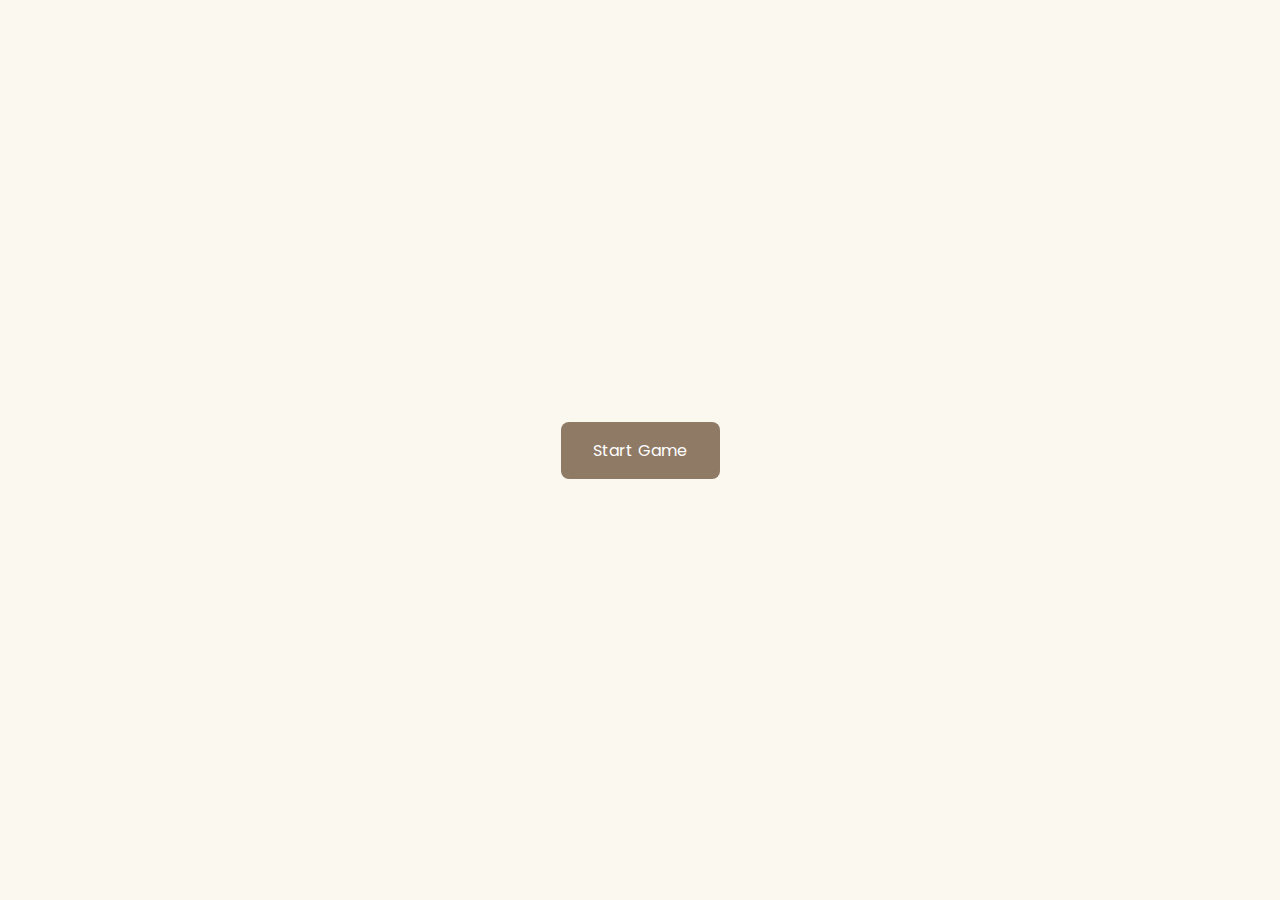
<file: 2048 Game/index.html>
<!DOCTYPE html>
<html lang="en">
  <head>
    <meta name="viewport" content="width=device-width, initial-scale=1.0" />
    <title>2048 Game</title>
    <link
      href="https://fonts.googleapis.com/css2?family=Poppins:wght@400;600&display=swap"
      rel="stylesheet"
    />
    <link rel="stylesheet" href="style.css" />
  </head>
  <body>
    <div class="container hide">
      <div class="heading">
        <h1>2048</h1>
        <div class="score-container">
          Score:
          <span id="score">0</span>
        </div>
      </div>
      <div class="grid"></div>
    </div>
    <div class="cover-screen">
      <h2 id="over-text" class="hide">Game Over</h2>
      <p id="result"></p>
      <button id="start-button">Start Game</button>
    </div>
    <script src="script.js"></script>
  </body>
</html>
</file>
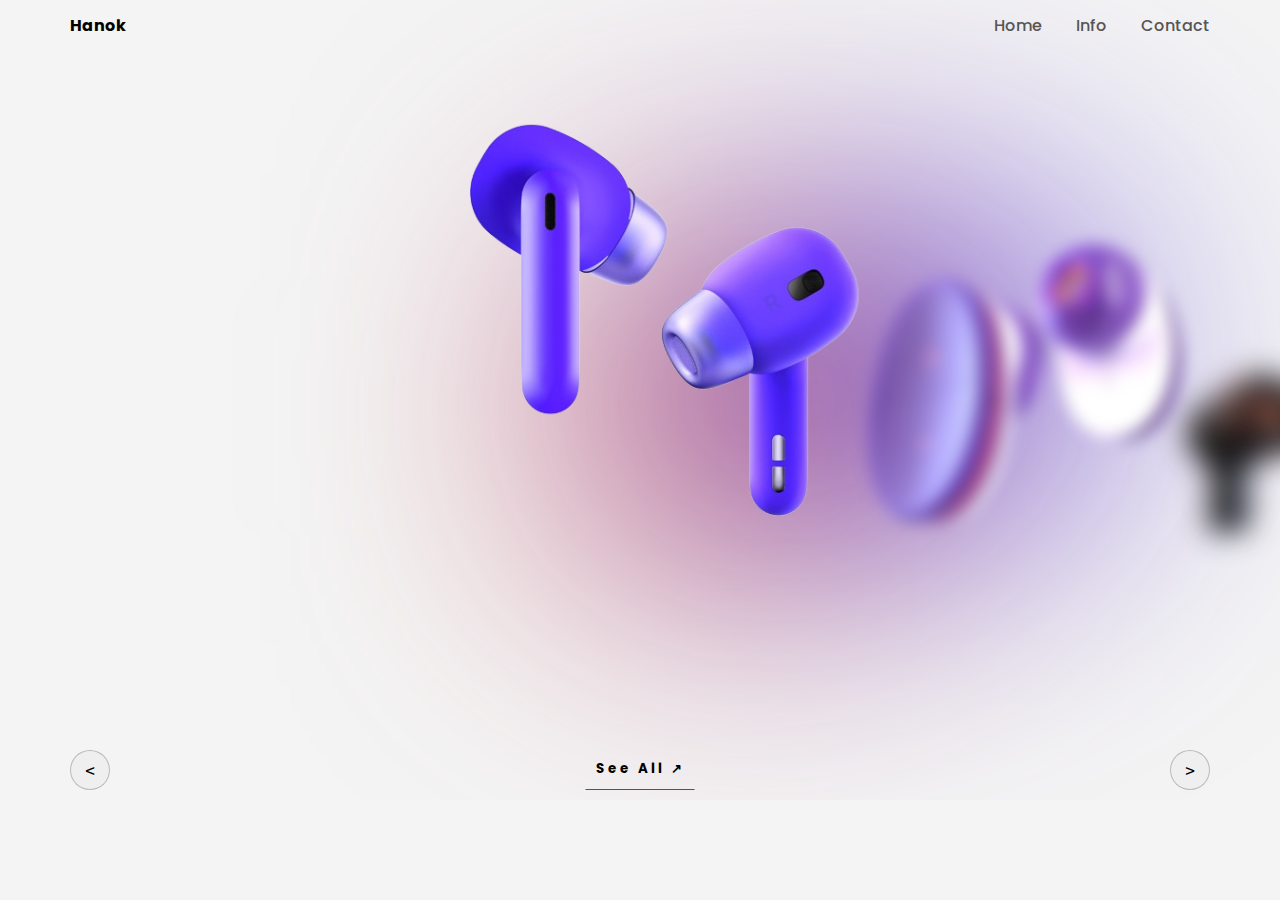
<file: Airpods slider website/index.html>
<!DOCTYPE html>
<html lang="en">
<head>
    <meta charset="UTF-8">
    <meta name="viewport" content="width=device-width, initial-scale=1.0">
    <title>Document</title>
    <link rel="stylesheet" href="style.css">
</head>
<body>
    
<header>
    <div class="logo">Hanok</div>
    <nav>
        <a href="">Home</a>
        <a href="">Info</a>
        <a href="">Contact</a>
    </nav>
</header>
    <div class="carousel">
        <div class="list">
            <div class="item">
                <img src="images/img1.png">
                <div class="introduce">
                    <div class="title">DESIGN SLIDER</div>
                    <div class="topic">Airpod</div>
                    <div class="des">
                        <!-- 20 lorem -->
                        Lorem ipsum dolor sit amet consectetur adipisicing elit. Officia, laborum cumque dignissimos quidem atque et eligendi aperiam voluptates beatae maxime.
                    </div>
                    <button class="seeMore">SEE MORE &#8599</button>
                </div>
                <div class="detail">
                    <div class="title">Airpod GHTK</div>
                    <div class="des">
                        <!-- lorem 50 -->
                        Lorem ipsum dolor sit amet, consectetur adipisicing elit. Dolor, reiciendis suscipit nobis nulla animi, modi explicabo quod corrupti impedit illo, accusantium in eaque nam quia adipisci aut distinctio porro eligendi. Reprehenderit nostrum consequuntur ea! Accusamus architecto dolores modi ducimus facilis quas voluptatibus! Tempora ratione accusantium magnam nulla tenetur autem beatae.
                    </div>
                    <div class="specifications">
                        <div>
                            <p>Used Time</p>
                            <p>6 hours</p>
                        </div>
                        <div>
                            <p>Charging port</p>
                            <p>Type-C</p>
                        </div>
                        <div>
                            <p>Compatible</p>
                            <p>Android</p>
                        </div>
                        <div>
                            <p>Bluetooth</p>
                            <p>5.3</p>
                        </div>
                        <div>
                            <p>Controlled</p>
                            <p>Touch</p>
                        </div>
                    </div>
                    <div class="checkout">
                        <button>ADD TO CART</button>
                        <button>CHECKOUT</button>
                    </div>
                </div>
            </div>

            <div class="item">
                <img src="images/img2.png">
                <div class="introduce">
                    <div class="title">DESIGN SLIDER</div>
                    <div class="topic">Airpod</div>
                    <div class="des">
                        <!-- 20 lorem -->
                        Lorem ipsum dolor sit amet consectetur adipisicing elit. Officia, laborum cumque dignissimos quidem atque et eligendi aperiam voluptates beatae maxime.
                    </div>
                    <button class="seeMore">SEE MORE &#8599</button>
                </div>
                <div class="detail">
                    <div class="title">Airpod GHTK</div>
                    <div class="des">
                        <!-- lorem 50 -->
                        Lorem ipsum dolor sit amet, consectetur adipisicing elit. Dolor, reiciendis suscipit nobis nulla animi, modi explicabo quod corrupti impedit illo, accusantium in eaque nam quia adipisci aut distinctio porro eligendi. Reprehenderit nostrum consequuntur ea! Accusamus architecto dolores modi ducimus facilis quas voluptatibus! Tempora ratione accusantium magnam nulla tenetur autem beatae.
                    </div>
                    <div class="specifications">
                        <div>
                            <p>Used Time</p>
                            <p>6 hours</p>
                        </div>
                        <div>
                            <p>Charging port</p>
                            <p>Type-C</p>
                        </div>
                        <div>
                            <p>Compatible</p>
                            <p>Android</p>
                        </div>
                        <div>
                            <p>Bluetooth</p>
                            <p>5.3</p>
                        </div>
                        <div>
                            <p>Controlled</p>
                            <p>Touch</p>
                        </div>
                    </div>
                    <div class="checkout">
                        <button>ADD TO CART</button>
                        <button>CHECKOUT</button>
                    </div>
                </div>
            </div>

            <div class="item">
                <img src="images/img3.png">
                <div class="introduce">
                    <div class="title">DESIGN SLIDER</div>
                    <div class="topic">Airpod</div>
                    <div class="des">
                        <!-- 20 lorem -->
                        Lorem ipsum dolor sit amet consectetur adipisicing elit. Officia, laborum cumque dignissimos quidem atque et eligendi aperiam voluptates beatae maxime.
                    </div>
                    <button class="seeMore">SEE MORE &#8599</button>
                </div>
                <div class="detail">
                    <div class="title">Airpod GHTK</div>
                    <div class="des">
                        <!-- lorem 50 -->
                        Lorem ipsum dolor sit amet, consectetur adipisicing elit. Dolor, reiciendis suscipit nobis nulla animi, modi explicabo quod corrupti impedit illo, accusantium in eaque nam quia adipisci aut distinctio porro eligendi. Reprehenderit nostrum consequuntur ea! Accusamus architecto dolores modi ducimus facilis quas voluptatibus! Tempora ratione accusantium magnam nulla tenetur autem beatae.
                    </div>
                    <div class="specifications">
                        <div>
                            <p>Used Time</p>
                            <p>6 hours</p>
                        </div>
                        <div>
                            <p>Charging port</p>
                            <p>Type-C</p>
                        </div>
                        <div>
                            <p>Compatible</p>
                            <p>Android</p>
                        </div>
                        <div>
                            <p>Bluetooth</p>
                            <p>5.3</p>
                        </div>
                        <div>
                            <p>Controlled</p>
                            <p>Touch</p>
                        </div>
                    </div>
                    <div class="checkout">
                        <button>ADD TO CART</button>
                        <button>CHECKOUT</button>
                    </div>
                </div>
            </div>

            <div class="item">
                <img src="images/img4.png">
                <div class="introduce">
                    <div class="title">DESIGN SLIDER</div>
                    <div class="topic">Airpod</div>
                    <div class="des">
                        <!-- 20 lorem -->
                        Lorem ipsum dolor sit amet consectetur adipisicing elit. Officia, laborum cumque dignissimos quidem atque et eligendi aperiam voluptates beatae maxime.
                    </div>
                    <button class="seeMore">SEE MORE &#8599</button>
                </div>
                <div class="detail">
                    <div class="title">Airpod GHTK</div>
                    <div class="des">
                        <!-- lorem 50 -->
                        Lorem ipsum dolor sit amet, consectetur adipisicing elit. Dolor, reiciendis suscipit nobis nulla animi, modi explicabo quod corrupti impedit illo, accusantium in eaque nam quia adipisci aut distinctio porro eligendi. Reprehenderit nostrum consequuntur ea! Accusamus architecto dolores modi ducimus facilis quas voluptatibus! Tempora ratione accusantium magnam nulla tenetur autem beatae.
                    </div>
                    <div class="specifications">
                        <div>
                            <p>Used Time</p>
                            <p>6 hours</p>
                        </div>
                        <div>
                            <p>Charging port</p>
                            <p>Type-C</p>
                        </div>
                        <div>
                            <p>Compatible</p>
                            <p>Android</p>
                        </div>
                        <div>
                            <p>Bluetooth</p>
                            <p>5.3</p>
                        </div>
                        <div>
                            <p>Controlled</p>
                            <p>Touch</p>
                        </div>
                    </div>
                    <div class="checkout">
                        <button>ADD TO CART</button>
                        <button>CHECKOUT</button>
                    </div>
                </div>
            </div>

            <div class="item">
                <img src="images/img5.png">
                <div class="introduce">
                    <div class="title">DESIGN SLIDER</div>
                    <div class="topic">Airpod</div>
                    <div class="des">
                        <!-- 20 lorem -->
                        Lorem ipsum dolor sit amet consectetur adipisicing elit. Officia, laborum cumque dignissimos quidem atque et eligendi aperiam voluptates beatae maxime.
                    </div>
                    <button class="seeMore">SEE MORE &#8599</button>
                </div>
                <div class="detail">
                    <div class="title">Airpod</div>
                    <div class="des">
                        <!-- lorem 50 -->
                        Lorem ipsum dolor sit amet, consectetur adipisicing elit. Dolor, reiciendis suscipit nobis nulla animi, modi explicabo quod corrupti impedit illo, accusantium in eaque nam quia adipisci aut distinctio porro eligendi. Reprehenderit nostrum consequuntur ea! Accusamus architecto dolores modi ducimus facilis quas voluptatibus! Tempora ratione accusantium magnam nulla tenetur autem beatae.
                    </div>
                    <div class="specifications">
                        <div>
                            <p>Used Time</p>
                            <p>6 hours</p>
                        </div>
                        <div>
                            <p>Charging port</p>
                            <p>Type-C</p>
                        </div>
                        <div>
                            <p>Compatible</p>
                            <p>Android</p>
                        </div>
                        <div>
                            <p>Bluetooth</p>
                            <p>5.3</p>
                        </div>
                        <div>
                            <p>Controlled</p>
                            <p>Touch</p>
                        </div>
                    </div>
                    <div class="checkout">
                        <button>ADD TO CART</button>
                        <button>CHECKOUT</button>
                    </div>
                </div>
            </div>

            <div class="item">
                <img src="images/img6.png">
                <div class="introduce">
                    <div class="title">DESIGN SLIDER</div>
                    <div class="topic">Airpod</div>
                    <div class="des">
                        <!-- 20 lorem -->
                        Lorem ipsum dolor sit amet consectetur adipisicing elit. Officia, laborum cumque dignissimos quidem atque et eligendi aperiam voluptates beatae maxime.
                    </div>
                    <button class="seeMore">SEE MORE &#8599</button>
                </div>
                <div class="detail">
                    <div class="title">Airpod GHTK</div>
                    <div class="des">
                        <!-- lorem 50 -->
                        Lorem ipsum dolor sit amet, consectetur adipisicing elit. Dolor, reiciendis suscipit nobis nulla animi, modi explicabo quod corrupti impedit illo, accusantium in eaque nam quia adipisci aut distinctio porro eligendi. Reprehenderit nostrum consequuntur ea! Accusamus architecto dolores modi ducimus facilis quas voluptatibus! Tempora ratione accusantium magnam nulla tenetur autem beatae.
                    </div>
                    <div class="specifications">
                        <div>
                            <p>Used Time</p>
                            <p>6 hours</p>
                        </div>
                        <div>
                            <p>Charging port</p>
                            <p>Type-C</p>
                        </div>
                        <div>
                            <p>Compatible</p>
                            <p>Android</p>
                        </div>
                        <div>
                            <p>Bluetooth</p>
                            <p>5.3</p>
                        </div>
                        <div>
                            <p>Controlled</p>
                            <p>Touch</p>
                        </div>
                    </div>
                    <div class="checkout">
                        <button>ADD TO CART</button>
                        <button>CHECKOUT</button>
                    </div>
                </div>
            </div>
        </div>
        <div class="arrows">
            <button id="prev"><</button>
            <button id="next">></button>
            <button id="back">See All  &#8599</button>
        </div>
    </div>



    <script src="app.js"></script>
</body>
</html>
</file>
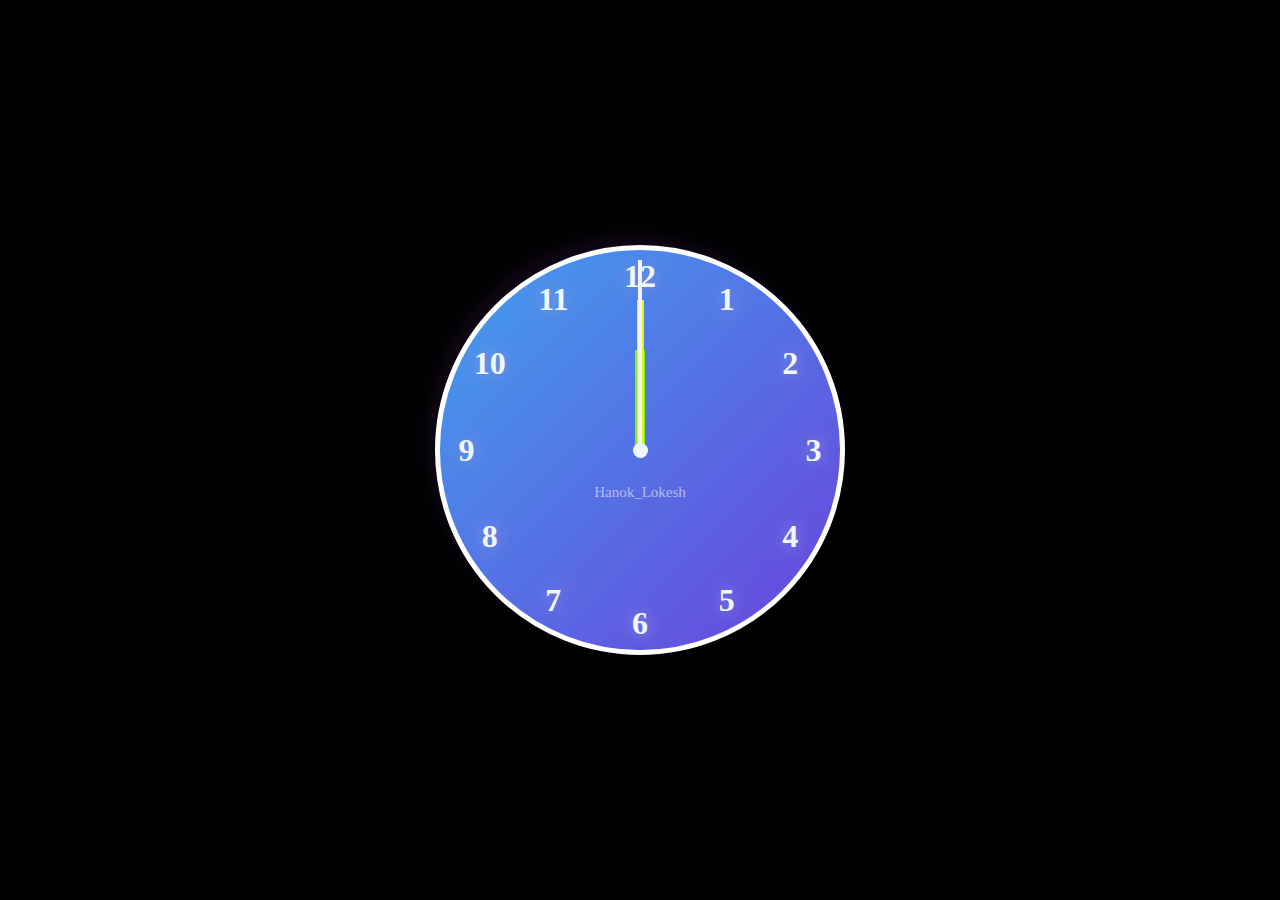
<file: Analog Clock/index.html>
<!DOCTYPE html>
<html lang="en">
<head>
    <meta charset="UTF-8">
    <meta name="viewport" content="width=device-width, initial-scale=1.0">
    <title>Analog clock</title>
   
    <link rel="stylesheet" href="styles.css">
</head>
<body>
    <div class="clock__container">
        <div class="clock">
            <!--CLOCK NUMBERS-->
            <div class="number" style="--num:1"><b>1</b></div>
            <div class="number" style="--num:2"><b>2</b></div>
            <div class="number" style="--num:3"><b>3</b></div>
            <div class="number" style="--num:4"><b>4</b></div>
            <div class="number" style="--num:5"><b>5</b></div>
            <div class="number" style="--num:6"><b>6</b></div>
            <div class="number" style="--num:7"><b>7</b></div>
            <div class="number" style="--num:8"><b>8</b></div>
            <div class="number" style="--num:9"><b>9</b></div>
            <div class="number" style="--num:10"><b>10</b></div>
            <div class="number" style="--num:11"><b>11</b></div>
            <div class="number" style="--num:12"><b>12</b></div>

            <div class="line" style="--i:1"></div>
            <div class="line" style="--i:2"></div>
            <div class="line" style="--i:3"></div>
            <div class="line" style="--i:4"></div>
            <div class="line" style="--i:5"></div>
            <div class="line" style="--i:6"></div>
            <div class="line" style="--i:7"></div>
            <div class="line" style="--i:8"></div>
            <div class="line" style="--i:9"></div>
            <div class="line" style="--i:10"></div>
            <div class="line" style="--i:11"></div>
            <div class="line" style="--i:12"></div>

            <!--CLOCK HANDS-->
            <div class="hands hour__hand"></div>
            <div class="hands minute__hand"></div>
            <div class="hands sec__hand"></div>
            <div class="center__dot"></div>

            <!--GIVE TEXT-->
            <div class="clock__text">Hanok_Lokesh</div>
        </div>
    </div>

    <script src="script.js"></script>
</body>
</html>
</file>
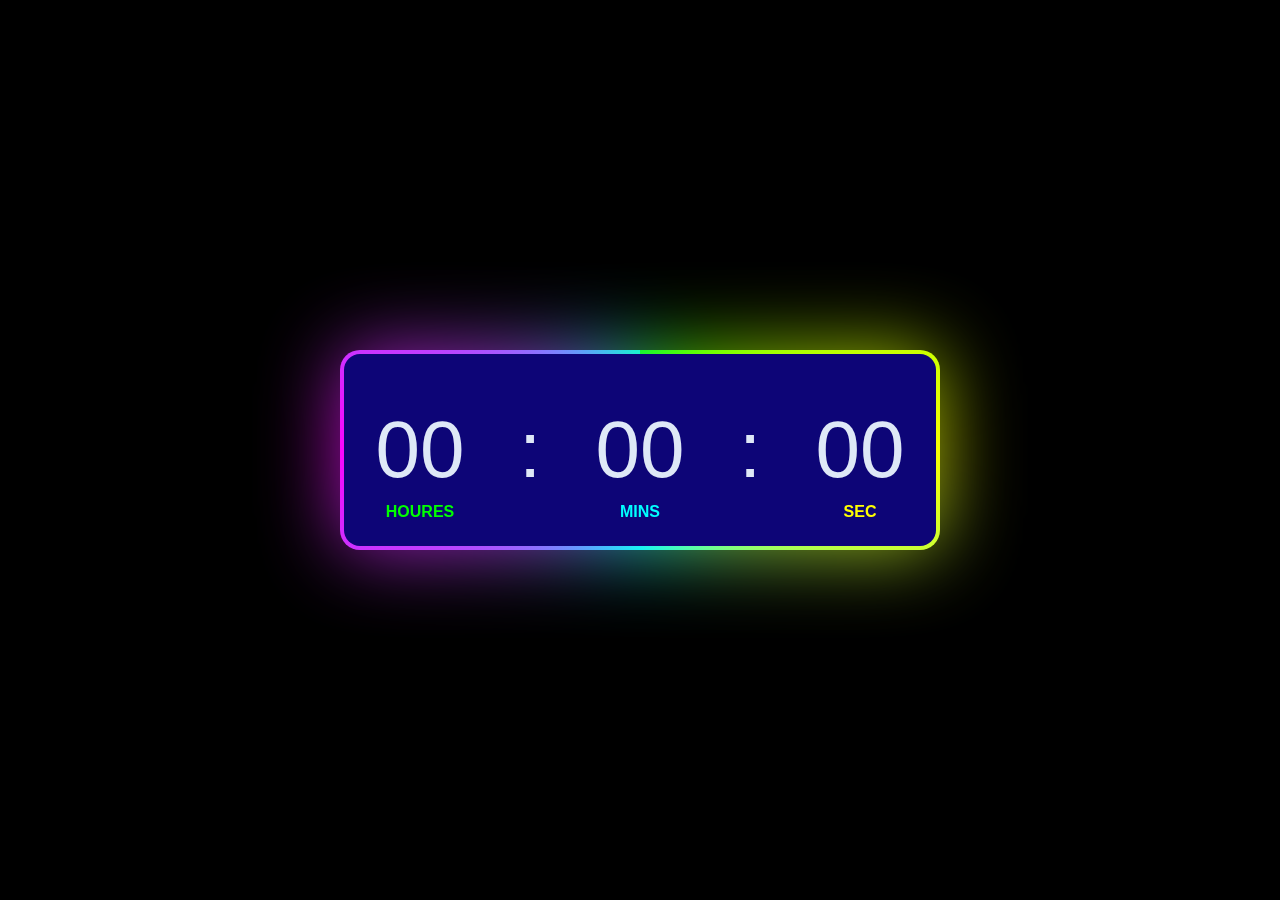
<file: Digital Clock/index.html>
<!DOCTYPE html>
<html lang="en">
  <head>
    <meta charset="UTF-8" />
    <meta name="viewport" content="width=device-width, initial-scale=1.0" />
    <title>Digital clock</title>
    <link rel="stylesheet" href="style.css"/>
  </head>
  <body>
    <div class="hero">
      <div class="box">
        <style></style>
        <div class="clock">
          <span id="hrs">00</span>
          <span>:</span>
          <span id="min">00</span>
          <span>:</span>
          <span id="sec">00</span>
        </div>
      </div>
    </div>
    <script src="script.js"></script>
  </body>
</html>
</file>
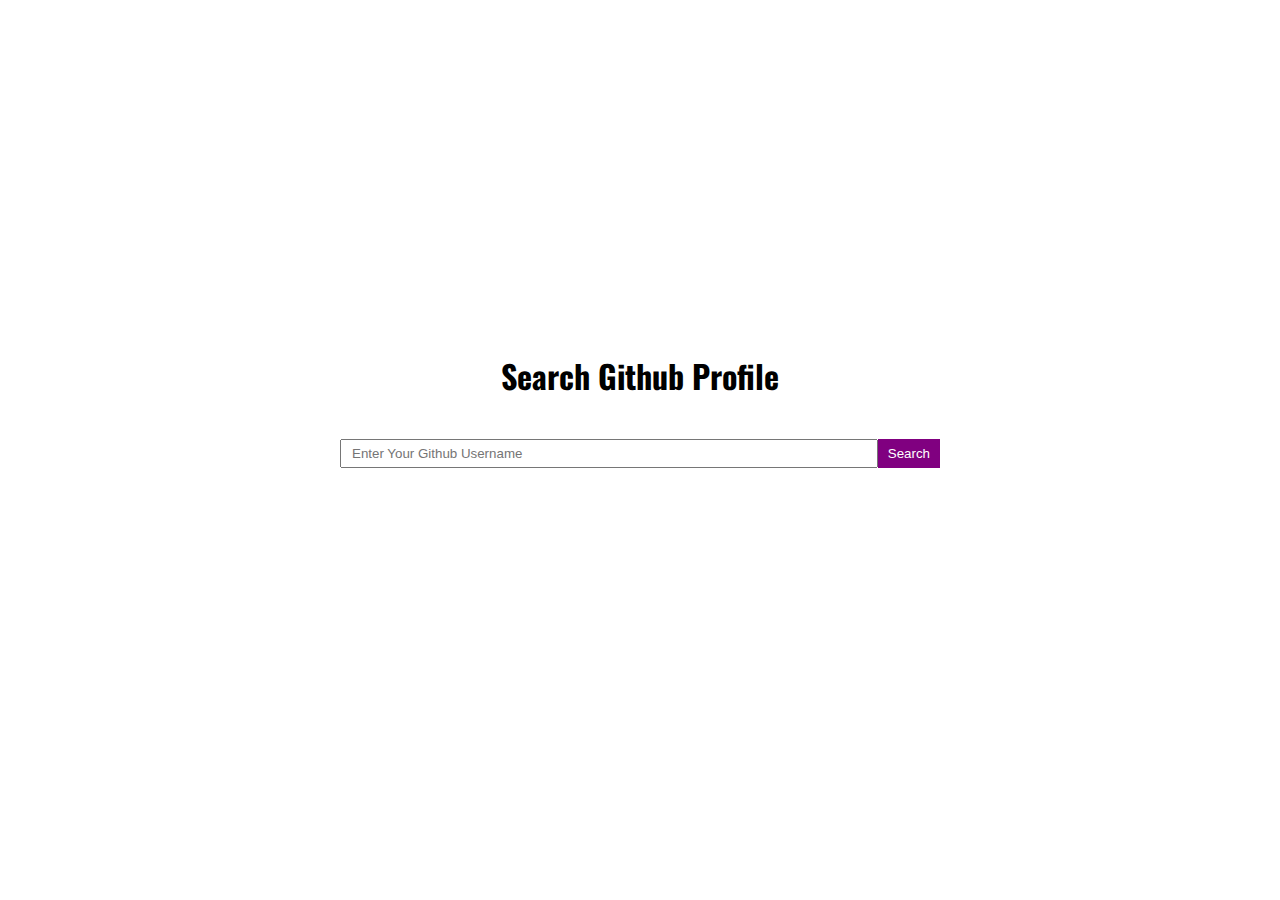
<file: github profile search/index.html>
<!DOCTYPE html>
<html lang="en">
  <head>
    <meta charset="UTF-8" />
    <meta http-equiv="X-UA-Compatible" content="IE=edge" />
    <meta name="viewport" content="width=device-width, initial-scale=1.0" />
    <title>Search Github Profile</title>
    <link rel="stylesheet" href="style.css" />
  </head>
  <body>
    <div class="container">
      <h1>Search Github Profile</h1>
      <div class="search">
        <input
          type="text"
          id="searchInput"
          name="searchInput"
          placeholder="Enter Your Github Username"
        />
        <button class="primary-btn" id="searchBtn">Search</button>
      </div>
      <div id="profileContainer"></div>
      <div id="loading"></div>
    </div>
    <script src="script.js"></script>
  </body>
</html>
</file>
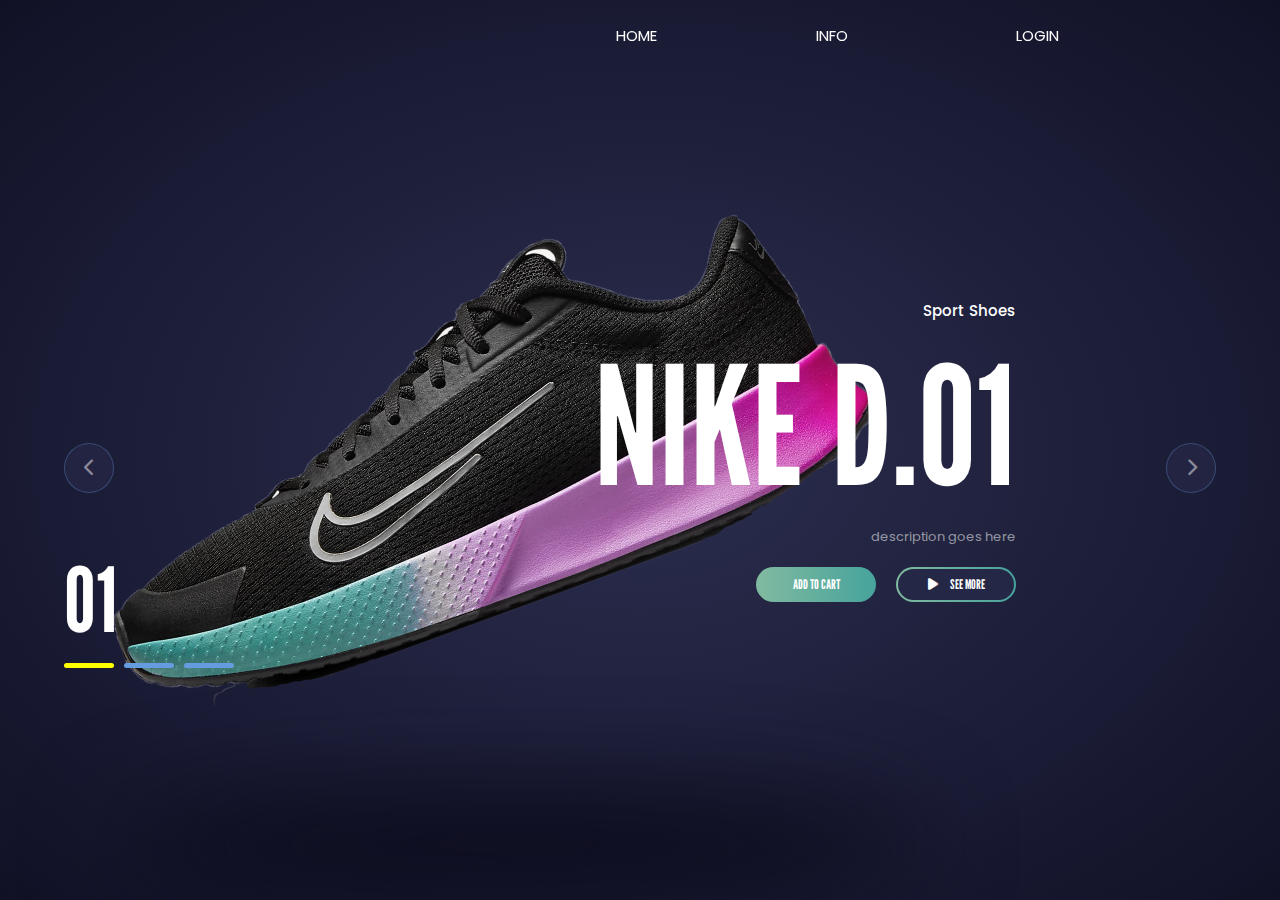
<file: Nike slider animation/index.html>
<!DOCTYPE html>
<html lang="en">
<head>
    <meta charset="UTF-8">
    <meta name="viewport" content="width=device-width, initial-scale=1.0">
    <title>Document</title>
    <link rel="stylesheet" href="style.css">
    <link rel="stylesheet" href="https://cdnjs.cloudflare.com/ajax/libs/font-awesome/6.5.1/css/all.min.css">
</head>
<body>
    <header>
        <figure class="logo">
        </figure>
        <nav>
            <ul>
                <li>HOME</li>
                <li>INFO</li>
                <li>LOGIN</li>
            </ul>
        </nav>
    </header>

    <section class="carousel">
        <div class="list">
            <div class="item ">
                <figure>
                    <img src="img/3.png">
                </figure>
                <div class="content">
                    <p class="category">
                        Sport Shoes 
                    </p>
                    <h2>
                        NIKE D.01
                    </h2>
                    <p class="description">
                        description goes here
                    </p>
                    <div class="more">
                        <button>
                            Add To Cart
                        </button>
                        <button>
                            <i class="fa-solid fa-play"></i> See More
                        </button>
                    </div>
                </div>
            </div>
            <div class="item">
                <figure>
                    <img src="img/2.png">
                </figure>
                <div class="content">
                    <p class="category">
                        Sport Shoes 
                    </p>
                    <h2>
                        NIKE D.02
                    </h2>
                    <p class="description">
                       description goes here
                    </p>
                    <div class="more">
                        <button>
                            Add To Cart
                        </button>
                        <button>
                            <i class="fa-solid fa-play"></i> See More
                        </button>
                    </div>
                </div>
            </div>
            <div class="item">
                <figure>
                    <img src="img/1.png">
                </figure>
                <div class="content">
                    <p class="category">
                        Sport Shoes 
                    </p>
                    <h2>
                        NIKE D.03
                    </h2>
                    <p class="description">
                       description goes here
                    </p>
                    <div class="more">
                        <button>
                            Add To Cart
                        </button>
                        <button>
                            <i class="fa-solid fa-play"></i> See More
                        </button>
                    </div>
                </div>
            </div>
        </div>
        <div class="arrows">
            <button id="prev"><i class="fa-solid fa-chevron-left"></i></button>
            <button id="next"><i class="fa-solid fa-chevron-right"></i></button>
        </div>
        <div class="indicators">
            <div class="number">02</div>
            <ul>
                <li class="active"></li>
                <li></li>
                <li></li>
            </ul>
        </div>
    </section>

    <script src="app.js"></script>
</body>
</html>
</file>
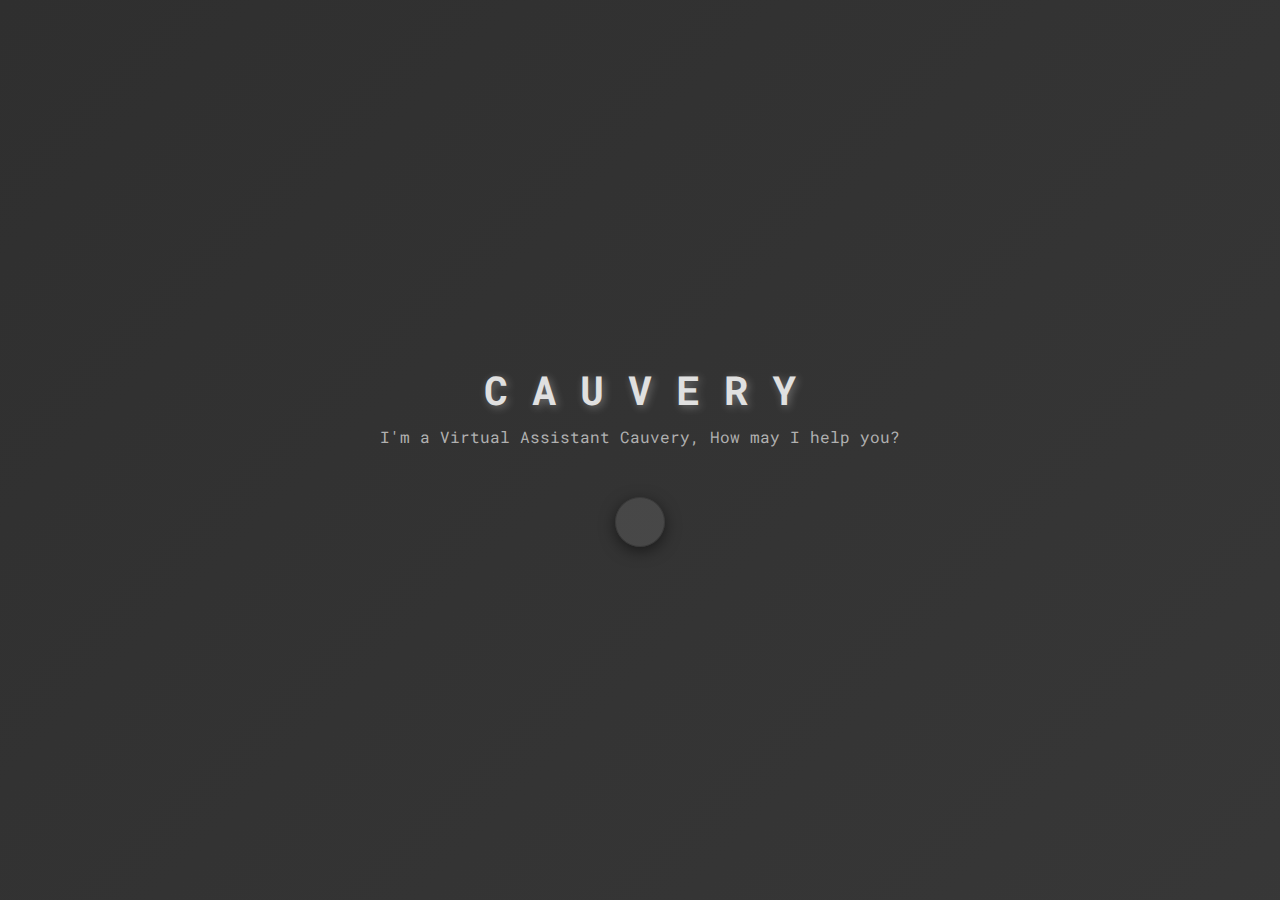
<file: Own ChatBot/index.html>
<!DOCTYPE html>
<html lang="en">

<head>
    <meta charset="UTF-8">
    <meta http-equiv="X-UA-Compatible" content="IE=edge">
    <meta name="viewport" content="width=device-width, initial-scale=1.0">
    <title>STORM - Virtual Assistant</title>
    <link rel="shortcut icon" href="img.png" type="image/x-icon">
    <link rel="stylesheet" href="style.css">
</head>

<body>
    <section class="main">
        <div class="image-container">
            <div class="image">
                <!-- You can insert an image here -->
                <!-- <img src="storm.png" alt="STORM Virtual Assistant"> -->
            </div>
            <h1>C A U V E R Y</h1>
            <p>I'm a Virtual Assistant Cauvery, How may I help you?</p>
        </div>
        <div class="input">
            <button class="talk">
                <svg 
    xmlns="http://www.w3.org/2000/svg" 
    width="24" 
    height="24" 
    viewBox="0 0 24 24" 
    fill="none" 
    stroke="currentColor" 
    stroke-width="2" 
    stroke-linecap="round" 
    stroke-linejoin="round">
    <path d="M12 1C10.3431 1 9 2.34315 9 4V12C9 13.6569 10.3431 15 12 15C13.6569 15 15 13.6569 15 12V4C15 2.34315 13.6569 1 12 1Z" />
    <path d="M19 10V12C19 15.866 15.866 19 12 19C8.13401 19 5 15.866 5 12V10" />
    <line x1="12" y1="19" x2="12" y2="23" />
    <line x1="8" y1="23" x2="16" y2="23" />
</svg>

            </button>
            <h1 class="content">Click here to speak</h1>
        </div>
    </section>
    <script src="script.js"></script>
</body>

</html>
</file>
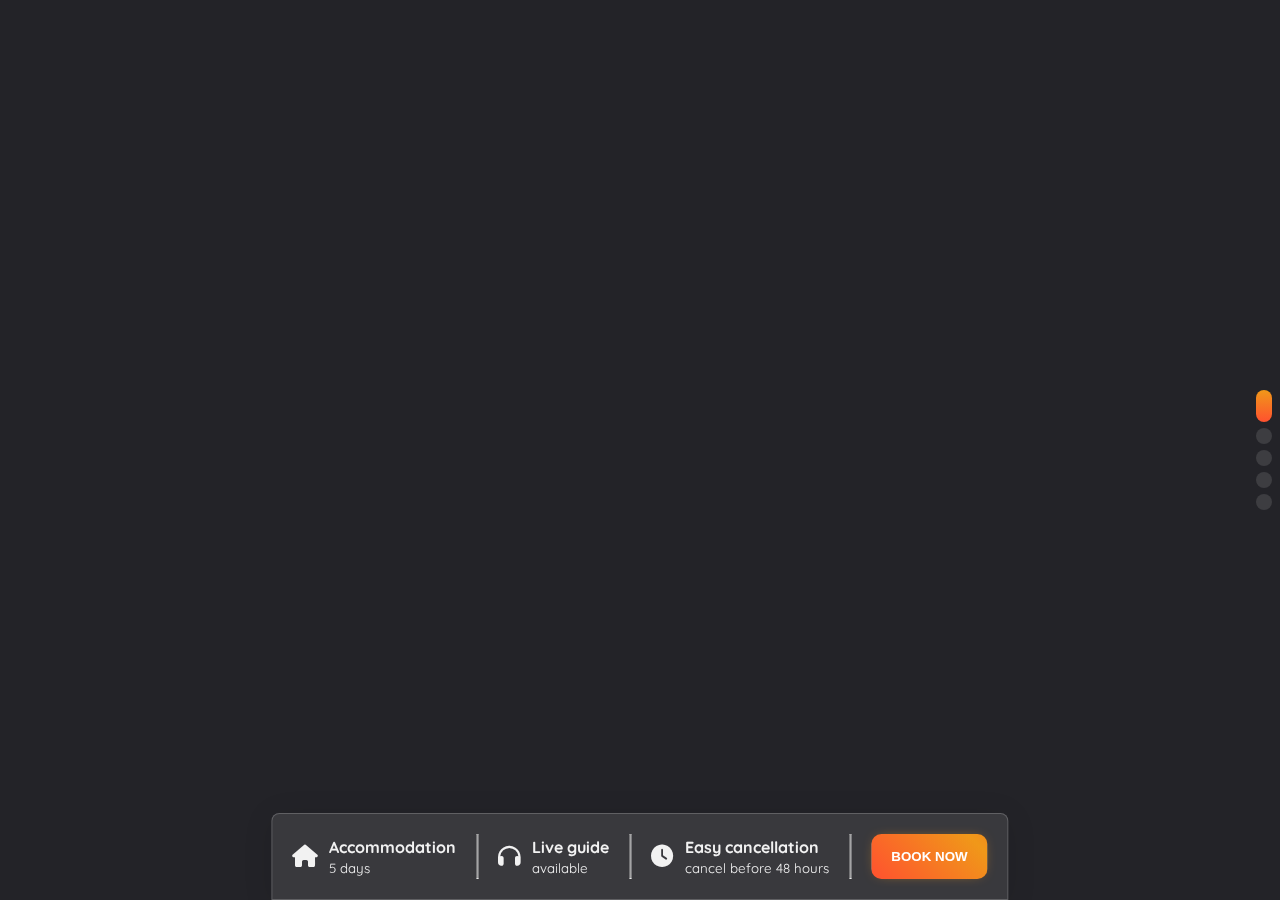
<file: Responsive vertical slider/index.html>
<!DOCTYPE html>
<html lang="en">
<head>
    <meta charset="UTF-8">
    <meta name="viewport" content="width=device-width, initial-scale=1.0">
    <link rel="stylesheet" href="https://unpkg.com/swiper/swiper-bundle.min.css">
    <link rel="stylesheet" href="https://cdnjs.cloudflare.com/ajax/libs/font-awesome/6.5.2/css/all.min.css">
    <link rel="stylesheet" href="style.css">
    <script defer src="https://unpkg.com/swiper/swiper-bundle.min.js"></script>
    <script defer src="main.js"></script>
    <title>Document</title>
</head>
<body>
    <div class="swiper-container">
      <div class="swiper-wrapper">
        <div class="swiper-slide">
          <div class="content" data-content="one">
            <h1>Hallstatt, Austria</h1>
            <p>
              Visit Hallstatt, Austria, a beautiful village by a clear lake,
              surrounded by tall mountains. Walk through old streets, see
              ancient salt mines, and enjoy the peaceful views. This tour is
              perfect for nature lovers and history fans.
            </p>
          </div>
          <div class="background" data-item="one"></div>
        </div>

        <div class="swiper-slide">
          <div class="content" data-content="two">
            <h1>Paris, France</h1>
            <p>
              Explore Paris, the City of Light, known for its romance and famous
              landmarks like the Eiffel Tower. Enjoy delicious food, visit the
              Louvre, and stroll along the Seine River. Choose this tour to
              experience the charm and culture of France.
            </p>
          </div>
          <div class="background" data-item="two"></div>
        </div>

        <div class="swiper-slide">
          <div class="content" data-content="three">
            <h1>Amsterdam, Netherlands</h1>
            <p>
              Discover Amsterdam, a city full of canals, bicycles, and culture.
              Visit the Van Gogh Museum, take a canal cruise, and explore lively
              streets. This tour is great for those who love art, history, and a
              vibrant city atmosphere.
            </p>
          </div>
          <div class="background" data-item="three"></div>
        </div>

        <div class="swiper-slide">
          <div class="content" data-content="four">
            <h1>Kyoto, Japan</h1>
            <p>
              Travel to Kyoto, Japan, a city rich in tradition and beauty. Visit
              ancient temples, enjoy beautiful gardens, and see colorful geisha
              districts. This tour is perfect for those who want to experience
              Japan's history and culture.
            </p>
          </div>
          <div class="background" data-item="four"></div>
        </div>

        <div class="swiper-slide">
          <div class="content" data-content="five">
            <h1>New York, USA</h1>
            <p>
              Experience New York City, where excitement and adventure await at
              every corner. See the Statue of Liberty, enjoy a Broadway show,
              and taste food from around the world. This tour is ideal for those
              who want to feel the energy of a big city.
            </p>
          </div>
          <div class="background" data-item="five"></div>
        </div>
      </div>
      <div class="swiper-pagination"></div>
    </div>

    <div class="footer">
      <div class="feature">
        <i class="fa-solid fa-house"></i>
        <div>
          <p>Accommodation</p>
          <small>5 days</small>
        </div>
      </div>
      <hr />
      <div class="feature">
        <i class="fa-solid fa-headphones"></i>
        <div>
          <p>Live guide</p>
          <small>available</small>
        </div>
      </div>
      <hr />
      <div class="feature">
        <i class="fa-solid fa-clock"></i>
        <div>
          <p>Easy cancellation</p>
          <small>cancel before 48 hours</small>
        </div>
      </div>
      <hr />
      <button class="btn">Book Now</button>
    </div>
  </body>
</html>
</file>
<file: 2048 Game/style.css>
* {
  padding: 0;
  margin: 0;
  box-sizing: border-box;
  font-family: "Poppins", sans-serif;
}
body {
  background-color: #6fd8f8;
}
.heading {
  display: flex;
  align-items: center;
  justify-content: space-between;
}
h1 {
  color: #353232;
}
.container {
  position: absolute;
  transform: translate(-50%, -50%);
  left: 50%;
  top: 50%;
}
h1 {
  font-size: 4em;
}
.score-container {
  color: #131212;
  font-size: 1.3rem;
}
#score {
  font-weight: 600;
}
.grid {
  width: 25em;
  height: 25em;
  background-color: #8efc7f;
  border: 5px solid #bbada0;
  margin: 0 auto;
  display: flex;
  flex-wrap: wrap;
  border-radius: 0.5em;
  box-shadow: 0 0 15px 5px rgba(242, 242, 243, 0.8);
}
.box {
  width: 97.5px;
  height: 97.5px;
  border: 5px solid #a7998d;
  font-size: 40px;
  font-weight: bold;
  display: flex;
  align-items: center;
  justify-content: center;
  
}
.cover-screen {
  position: absolute;
  top: 0;
  left: 0;
  background-color: #faf8ef;
  height: 100%;
  width: 100%;
  display: flex;
  flex-direction: column;
  justify-content: center;
  align-items: center;
}
#start-button {
  background-color: #8f7a66;
  padding: 1em 2em;
  border: none;
  border-radius: 0.5em;
  font-size: 1em;
  letter-spacing: 0.2px;
  color: #ffffff;
}
.hide {
  display: none;
}
.box-2 {
  background-color: #eee4da;
  color: #727371;
}
.box-4 {
  background-color: #eee1c9;
  color: #727371;
}

.box-8 {
  background-color: #f3b27a;
  color: white;
}

.box-16 {
  background-color: #f69664;
  color: white;
}

.box-32 {
  background-color: #f77c5f;
  color: white;
}

.box-64 {
  background-color: #f75f3b;
  color: white;
}

.box-128 {
  background-color: #edd073;
  color: white;
}

.box-256 {
  background-color: #edcc63;
  color: white;
}

.box-512 {
  background-color: #edc651;
  color: white;
}

.box-1024 {
  background-color: #eec744;
  color: white;
}

.box-2048 {
  background-color: #ecc230;
  color: white;
}
</file>
<file: Airpods slider website/style.css>
@import url('https://fonts.googleapis.com/css2?family=Poppins:ital,wght@0,100;0,200;0,300;0,400;0,500;0,600;0,700;0,800;0,900;1,100;1,200;1,300;1,400;1,500;1,600;1,700;1,800;1,900&display=swap');
body{
    margin: 0;
    background-color: #F4F4F4;
    font-family: Poppins;
}
:root{
    --item1-transform: translateX(-100%) translateY(-5%) scale(1.5);
    --item1-filter: blur(30px);
    --item1-zIndex: 11;
    --item1-opacity: 0;

    --item2-transform: translateX(0);
    --item2-filter: blur(0px);
    --item2-zIndex: 10;
    --item2-opacity: 1;

    --item3-transform: translate(50%,10%) scale(0.8);
    --item3-filter: blur(10px);
    --item3-zIndex: 9;
    --item3-opacity: 1;

    --item4-transform: translate(90%,20%) scale(0.5);
    --item4-filter: blur(30px);
    --item4-zIndex: 8;
    --item4-opacity: 1;
    
    --item5-transform: translate(120%,30%) scale(0.3);
    --item5-filter: blur(40px);
    --item5-zIndex: 7;
    --item5-opacity: 0;
}
header{
    width: 1140px;
    max-width: 90%;
    display: flex;
    justify-content: space-between;
    margin: auto;
    height: 50px;
    align-items: center;
}
header .logo{
    font-weight: bold;
}
header nav a{
    margin-left: 30px;
    text-decoration: none;
    color: #555;
    font-weight: 500;
}

/* carousel */
.carousel{
    position: relative;
    height: 800px;
    overflow: hidden;
    margin-top: -50px;
}
.carousel .list{
    position: absolute;
    width: 1140px;
    max-width: 90%;
    height: 80%;
    left: 50%;
    transform: translateX(-50%);
}
.carousel .list .item{
    position: absolute;
    left: 0%;
    width: 70%;
    height: 100%;
    font-size: 15px;
    transition: left 0.5s, opacity 0.5s, width 0.5s;
}
.carousel .list .item:nth-child(n + 6){
    opacity: 0;
}
.carousel .list .item:nth-child(2){
    z-index: 10;
    transform: translateX(0);
}
.carousel .list .item img{
    width: 50%;
    position: absolute;
    right: 0;
    top: 50%;
    transform: translateY(-50%);
    transition: right 1.5s;
}

.carousel .list .item .introduce{
    opacity: 0;
    pointer-events: none;
}
.carousel .list .item:nth-child(2) .introduce{
    opacity: 1;
    pointer-events: auto;
    width: 400px;
    position: absolute;
    top: 50%;
    transform:  translateY(-50%);
    transition: opacity 0.5s;
}
.carousel .list .item .introduce .title{
    font-size: 2em;
    font-weight: 500;
    line-height: 1em;
}
.carousel .list .item .introduce .topic{
    font-size: 4em;
    font-weight: 500;
}
.carousel .list .item .introduce .des{
    font-size: small;
    color: #5559;
}
.carousel .list .item .introduce .seeMore{
    font-family: Poppins;
    margin-top: 1.2em;
    padding: 5px 0;
    border: none;
    border-bottom: 1px solid #555;
    background-color: transparent;
    font-weight: bold;
    letter-spacing: 3px;
    transition: background 0.5s;
}
.carousel .list .item .introduce .seeMore:hover{
    background: #eee;
}
.carousel .list .item:nth-child(1){
    transform: var(--item1-transform);
    filter: var(--item1-filter);
    z-index: var(--item1-zIndex);
    opacity: var(--item1-opacity);
    pointer-events: none;
}
.carousel .list .item:nth-child(3){
    transform: var(--item3-transform);
    filter: var(--item3-filter);
    z-index: var(--item3-zIndex);
}
.carousel .list .item:nth-child(4){
    transform: var(--item4-transform);
    filter: var(--item4-filter);
    z-index: var(--item4-zIndex);
}
.carousel .list .item:nth-child(5){
    transform: var(--item5-transform);
    filter: var(--item5-filter);
    opacity: var(--item5-opacity);
    pointer-events: none;
}
/* animation text in item2 */
.carousel .list .item:nth-child(2) .introduce .title,
.carousel .list .item:nth-child(2) .introduce .topic,
.carousel .list .item:nth-child(2) .introduce .des,
.carousel .list .item:nth-child(2) .introduce .seeMore{
    opacity: 0;
    animation: showContent 0.5s 1s ease-in-out 1 forwards;
}
@keyframes showContent{
    from{
        transform: translateY(-30px);
        filter: blur(10px);
    }to{
        transform: translateY(0);
        opacity: 1;
        filter: blur(0px);
    }
}
.carousel .list .item:nth-child(2) .introduce .topic{
    animation-delay: 1.2s;
}
.carousel .list .item:nth-child(2) .introduce .des{
    animation-delay: 1.4s;
}
.carousel .list .item:nth-child(2) .introduce .seeMore{
    animation-delay: 1.6s;
}
/* next click */
.carousel.next .item:nth-child(1){
    animation: transformFromPosition2 0.5s ease-in-out 1 forwards;
}
@keyframes transformFromPosition2{
    from{
        transform: var(--item2-transform);
        filter: var(--item2-filter);
        opacity: var(--item2-opacity);
    }
}
.carousel.next .item:nth-child(2){
    animation: transformFromPosition3 0.7s ease-in-out 1 forwards;
}
@keyframes transformFromPosition3{
    from{
        transform: var(--item3-transform);
        filter: var(--item3-filter);
        opacity: var(--item3-opacity);
    }
}
.carousel.next .item:nth-child(3){
    animation: transformFromPosition4 0.9s ease-in-out 1 forwards;
}
@keyframes transformFromPosition4{
    from{
        transform: var(--item4-transform);
        filter: var(--item4-filter);
        opacity: var(--item4-opacity);
    }
}
.carousel.next .item:nth-child(4){
    animation: transformFromPosition5 1.1s ease-in-out 1 forwards;
}
@keyframes transformFromPosition5{
    from{
        transform: var(--item5-transform);
        filter: var(--item5-filter);
        opacity: var(--item5-opacity);
    }
}
/* previous */
.carousel.prev .list .item:nth-child(5){
    animation: transformFromPosition4 0.5s ease-in-out 1 forwards;
}
.carousel.prev .list .item:nth-child(4){
    animation: transformFromPosition3 0.7s ease-in-out 1 forwards;
}
.carousel.prev .list .item:nth-child(3){
    animation: transformFromPosition2 0.9s ease-in-out 1 forwards;
}
.carousel.prev .list .item:nth-child(2){
    animation: transformFromPosition1 1.1s ease-in-out 1 forwards;
}
@keyframes transformFromPosition1{
    from{
        transform: var(--item1-transform);
        filter: var(--item1-filter);
        opacity: var(--item1-opacity);        
    }
}

/* detail  */
.carousel .list .item .detail{
    opacity: 0;
    pointer-events: none;
}
/* showDetail */
.carousel.showDetail .list .item:nth-child(3),
.carousel.showDetail .list .item:nth-child(4){
    left: 100%;
    opacity: 0;
    pointer-events: none;
}
.carousel.showDetail .list .item:nth-child(2){
    width: 100%;
}
.carousel.showDetail .list .item:nth-child(2) .introduce{
    opacity: 0;
    pointer-events: none;
}
.carousel.showDetail .list .item:nth-child(2) img{
    right: 50%;
}
.carousel.showDetail .list .item:nth-child(2) .detail{
    opacity: 1;
    width: 50%;
    position: absolute;
    right: 0;
    top: 50%;
    transform: translateY(-50%);
    text-align: right;
    pointer-events: auto;
}
.carousel.showDetail .list .item:nth-child(2) .detail .title{
    font-size: 4em;
}
.carousel.showDetail .list .item:nth-child(2) .detail .specifications{
    display: flex;
    gap: 10px;
    width: 100%;
    border-top: 1px solid #5553;
    margin-top: 20px;
}
.carousel.showDetail .list .item:nth-child(2) .detail .specifications div{
    width: 90px;
    text-align: center;
    flex-shrink: 0;
}
.carousel.showDetail .list .item:nth-child(2) .detail .specifications div p:nth-child(1){
    font-weight: bold;
}
.carousel.carousel.showDetail .list .item:nth-child(2) .checkout button{
    font-family: Poppins;
    background-color: transparent;
    border: 1px solid #5555;
    margin-left: 5px;
    padding: 5px 10px;
    letter-spacing: 2px;
    font-weight: 500;
}
.carousel.carousel.showDetail .list .item:nth-child(2) .checkout button:nth-child(2){
    background-color: #693EFF;
    color: #eee;
}
.carousel.showDetail .list .item:nth-child(2) .detail  .title,
.carousel.showDetail .list .item:nth-child(2) .detail  .des,
.carousel.showDetail .list .item:nth-child(2) .detail .specifications,
.carousel.showDetail .list .item:nth-child(2) .detail .checkout{
    opacity: 0;
    animation: showContent 0.5s 1s ease-in-out 1 forwards;
}
.carousel.showDetail .list .item:nth-child(2) .detail  .des{
    animation-delay: 1.2s;
}
.carousel.showDetail .list .item:nth-child(2) .detail .specifications{
    animation-delay: 1.4s;
}
.carousel.showDetail .list .item:nth-child(2) .detail .checkout{
    animation-delay: 1.6s;
}
.arrows{
    position: absolute;
    bottom: 10px;
    width: 1140px;
    max-width: 90%;
    display: flex;
    justify-content: space-between;
    left: 50%;
    transform: translateX(-50%);
}
#prev,
#next{
    width: 40px;
    height: 40px;
    border-radius: 50%;
    font-family: monospace;
    border: 1px solid #5555;
    font-size: large;
    bottom: 20%;
    left: 10%;
}
#next{
    left: unset;
    right: 10%;
}
#back{
    position: absolute;
    z-index: 100;
    bottom: 0%;
    left: 50%;
    transform: translateX(-50%);
    border: none;
    border-bottom: 1px solid #555;
    font-family: Poppins;
    font-weight: bold;
    letter-spacing: 3px;
    background-color: transparent;
    padding: 10px;
    /* opacity: 0; */
    transition: opacity 0.5s;
}
.carousel.showDetail #back{
    opacity: 1;
}
.carousel.showDetail #prev,
.carousel.showDetail #next{
    opacity: 0;
    pointer-events: none;
}
.carousel::before{
    width: 500px;
    height: 300px;
    content: '';
    background-image: linear-gradient(70deg, #DC422A, blue);
    position: absolute;
    z-index: -1;
    border-radius: 20% 30% 80% 10%;
    filter: blur(150px);
    top: 50%;
    left: 50%;
    transform: translate(-10%, -50%);
    transition: 1s;
}
.carousel.showDetail::before{
    transform: translate(-100%, -50%) rotate(90deg);
    filter: blur(130px);
}
@media screen and (max-width: 991px){
    /* ipad, tablets */
    .carousel .list .item{
        width: 90%;
    }
    .carousel.showDetail .list .item:nth-child(2) .detail .specifications{
        overflow: auto;
    }
    .carousel.showDetail .list .item:nth-child(2) .detail .title{
        font-size: 2em;
    }
}
@media screen and (max-width: 767px){
    /* mobile */
    .carousel{
        height: 600px;
    }
    .carousel .list .item{
        width: 100%;
        font-size: 10px;
    }
    
    .carousel .list{
        height: 100%;
    }
    .carousel .list .item:nth-child(2) .introduce{
        width: 50%;
    }
    
    .carousel .list .item img{
        width: 40%;
    }
    .carousel.showDetail .list .item:nth-child(2) .detail{
        backdrop-filter: blur(10px);
        font-size: small;
    }
    .carousel .list .item:nth-child(2) .introduce .des,
    .carousel.showDetail .list .item:nth-child(2) .detail .des{
        height: 100px;
        overflow: auto;
    }
    .carousel.showDetail .list .item:nth-child(2) .detail .checkout{
        display: flex;
        width: max-content;
        float: right;
    }
}
</file>
<file: Analog Clock/styles.css>
* {
    margin: 0;
    padding: 0;
}

body {
    height: 100vh;
    width: 100%;
    background: rgb(0, 0, 0);
    display: flex;
    position: relative;
    justify-content: center;
    align-items: center;
}

/* CLOCK */

.clock {
    height: 400px;
    width: 400px;
   
    border-radius: 50%;
    display: flex;
    justify-content: center;
    align-items: center;
    position: relative;
    color: aliceblue;
    font-size: 2rem;
    box-shadow: -8px -10px 18px rgb(26, 13, 36, 0.6);
    border: 5px solid white;
    background: linear-gradient(-45deg, #4bfd3b, #e73c45, #7623d5, #41a0ee);
    background-size: 400% 400%;
    animation: gradient 3s ease infinite;
  }
  
  @keyframes gradient {
    0% {
      background-position: 0% 50%;
    }
    50% {
      background-position: 100% 50%;
    }
    100% {
      background-position: 0% 50%;
    }
}

/* CLOCK NUMBERS */

.number {
    position: absolute;
    text-align: center;
    transform: rotate(calc(30deg * var(--num)));
    inset: 8px;
    text-shadow: 0px 0px 17px rgb(154, 151, 223);
}

.number b {
    transform: rotate(calc(-30deg * var(--num)));
    display: inline-block;
}

/* CLOCK LINE */

.line {
    height: 10px;
    width: 12px;
    text-align: center;
    color: gray;
    position: absolute;
    transform: rotate(calc(30deg * var(--i)));
    inset: 30px;
}


 /* CLOCK CENTER DOT */

.center__dot {
    background-color: aliceblue;
    height: 15px;
    width: 15px;
    border-radius: 50%;
    position: absolute;
}

/* CLOCK HANDS */

.hands {
    --rotate: 0;
    position: absolute;
    bottom: 50%;
    transform: rotate(calc(var(--rotate) * 1deg));
    transform-origin: bottom;
}

.hour__hand {
    height: 100px;
    width: 10px;
    background-color: rgb(122, 248, 5);
    
}

.minute__hand {
    height: 150px;
    width: 7px;
    background-color: rgb(230, 247, 4);
}

.sec__hand {
    height: 190px;
    width: 4px;
    background-color: rgb(246, 241, 247);
}

.clock__text {
    font-family: 'Pacifico', cursive;
    position: absolute;
    color: rgb(186, 186, 238);
    margin-top: 85px;
    font-size: 15px;
}
</file>
<file: Digital Clock/style.css>
* {
    margin: 0;
    padding: 0;
    font-family: "Poppins", sans-serif;
    box-sizing: border-box;
  }
  .hero {
    width: 100%;
    min-height: 100vh;
    display: flex;
    align-items: center;
    justify-content: center;
    background: #000000;
    position: relative;
  }
  .box {
    position: relative;
    width: 600px;
    height: 200px;
    display: flex;
    align-items: center;
    justify-content: center;
  }
  .clock {
    border-radius: 10px;
    display: flex;
    align-items: center;
    justify-content: center;
    backdrop-filter: blur(40px);
    color: #e6f0fcf6;
    z-index: 10;
  }
  .clock span {
    font-size: 80px;
    width: 110px;
    display: inline-block;
    text-align: center;
    position: relative;
  }
  .clock span::after {
    font-size: 16px;
    position: absolute;
    bottom: -15px;
    left: 50%;
    transform: translateX(-50%);
  }
  #hrs::after {
    content: "HOURES";
    color: #0f0;
    font-weight: 600;
    margin-bottom: -10px;
  }
  #min::after {
    content: "MINS";
    color: #0ff;
    font-weight: 600;
    margin-bottom: -10px;
  }
  #sec::after {
    content: "SEC";
    color: #ff0;
    font-weight: 600;
    margin-bottom: -10px;
  }
  
  /*------Anemated Border---------*/
  .box::before {
    content: "";
    position: absolute;
    inset: 0;
    background: repeating-conic-gradient(
      from var(--a),
      #0f0,
      #ff0,
      #0ff,
      #f0f,
      #0ff
    );
    border-radius: 20px;
    animation: rotate 6s linear infinite;
  }
  .box::after {
    content: "";
    position: absolute;
    inset: 0;
    background: repeating-conic-gradient(
      from var(--a),
      #0f0,
      #ff0,
      #0ff,
      #f0f,
      #0ff
    );
    border-radius: 20px;
    animation: rotate 4s linear infinite;
    filter: blur(40px);
    opacity: 0.75;
  }
  .box style {
    position: absolute;
    inset: 4px;
    background: #0d0577;
    border-radius: 16px;
    color: #ff0;
    font-size: 20px;
    z-index: 1;
    display: flex;
    align-items: center;
    justify-content: center;
  }
  @property --a {
    syntax: "<angle>";
    inherits: false;
    initial-value: 0deg;
  }
  @keyframes rotate {
    0% {
      --a: 0;
    }
    0% {
      --a: -360deg;
    }
  }
</file>
<file: github profile search/style.css>
@import url("https://fonts.googleapis.com/css2?family=Oswald:wght@200;300;400;500;600;700&display=swap");

* {
  padding: 0;
  margin: 0;
  box-sizing: border-box;
}

html,
body {
  font-family: "Oswald", sans-serif;
  font-size: 62.5%;
}
body {
  font-size: 1.6rem;
}

.container {
  display: flex;
  flex-direction: column;
  height: 100vh;
  align-items: center;
  justify-content: center;
  gap: 4rem;
}

.search {
  display: flex;
  width: 50%;
  max-width: 60rem;
}
.search input {
  padding: 0.5rem 1rem;
  width: 100%;
}
.search input:focus-visible {
  outline: 1px solid purple;
}

.primary-btn {
  background: purple;
  color: white;
  padding: 0.5rem 1rem;
  border: none;
}
.primary-btn:hover {
  background: rgba(55, 1, 55, 0.788);
}
.primary-btn:active {
  background: rgba(231, 59, 231, 0.788);
}
#profileContainer {
  width: 100%;
}
.profile-box {
  margin: auto;
  padding: 4rem 2rem;
  width: 90%;
  max-width: 78rem;
  box-shadow: 0 0 1rem rgba(0, 0, 0, 0.1);
  transition: 0.5s ease-in;
}
.profile-box:hover {
  transform:scale(1.2);
  transition: 0.5s ease-in;
}
.top-section {
  display: flex;
  justify-content: space-between;
}
.top-section button {
  align-self: center;
}
.left {
  display: flex;
  align-items: center;
  gap: 1rem;
}
.left h1 {
  font-size: 1.6rem;
}

.avatar {
  height: 10rem;
  width: 10rem;
}
.avatar img {
  height: 100%;
  width: 100%;
  border-radius: 50%;
}

.about {
  margin: 2rem;
}

.status {
  display: grid;
  grid-template-columns: repeat(auto-fit, minmax(10rem, 1fr));
}

.status-item {
  display: flex;
  flex-direction: column;
  align-items: center;
}
</file>
<file: Nike slider animation/style.css>
@import url('https://fonts.googleapis.com/css2?family=Poppins:ital,wght@0,100;0,200;0,300;0,400;0,500;0,600;0,700;0,800;0,900;1,100;1,200;1,300;1,400;1,500;1,600;1,700;1,800;1,900&display=swap');
@import url('https://fonts.googleapis.com/css2?family=League+Gothic&display=swap');
:root{
    --w-column: 200px;
}
body{
    margin: 0;
    background-color: #232442;
    color: #fff;
    font-size: 15px;
    font-family: Poppins;
    & *{
        box-sizing: border-box;
        margin: 0;
        padding: 0;
        list-style: none;
    }
    header{
        position: fixed;
        z-index: 10;
        width: min(1200px, 90vw);
        height: 70px;
        left: 50%;
        transform: translateX(-50%);
        display: grid;
        grid-template-columns: 1fr calc(var(--w-column) * 3);
        gap: 10%;
        align-items: center;
        & .logo{
            & img{
                width: 50px;
            }
        }
        & nav{
            & ul{
                display: grid;
                grid-template-columns: repeat(3, var(--w-column));
            }
        }
    }
    & .carousel{
        background-image: radial-gradient(
            #2b2e4f, #111126
        );
        height: 100vh;
        overflow: hidden;
        position: relative;
        & .list{
            width: min(1200px, 90vw);
            margin: auto;
            height: 100%;
            position: relative;
            & .item{
                position: absolute;
                inset: 0;
                & figure{
                    position: absolute;
                    width: 70%;
                    top: 50%;
                    transform: translateY(-50%);
                    & img{
                        width: 100%;
                        transform: rotate(-30deg);
                    }
                    &::before{
                        content: '';
                        position: absolute;
                        background-color: #0b0b1b;
                        width: 100%;
                        height: 100px;
                        top: 150%;
                        left: 50px;
                        border-radius: 50%;
                        filter: blur(50px);
                    }
                }
                
                & .content{
                    position: absolute;
                    z-index: 20;
                    width: 70%;
                    height: 100%;
                    right: var(--w-column);
                    display: flex;
                    flex-direction: column;
                    justify-content: center;
                    align-items: end;
                    gap: 20px;
                    & .category{
                        font-weight: 500;
                    }
                    & h2{
                        font-family: 'League Gothic';
                        font-size: 11em;
                        line-height: 1em;
                    }
                    & .description{
                        align-items: center;
                        color: #fff8;
                        max-width: 400px;
                        font-size: small;
                        text-align: right;
                        & i{
                            height: 50px;
                            color: #ffea7c;
                            font-size: 2em;
                            border: 1px solid #659cdf;
                            border-radius: 50%;
                            display: flex;
                            justify-content: center;
                            align-items: center;
                        }
                    }
                }
                & .more{
                    display: grid;
                    grid-template-columns: repeat(2, 120px);
                    gap: 20px;
                    grid-template-rows: 35px;
                    & button{
                        border-radius: 30px;
                        font-family: 'League Gothic';
                        text-transform: uppercase;
                        color: #fff;
                        background-color: transparent;
                        border: none;
                        position: relative;
                        &:nth-child(1){
                            background-image: linear-gradient(
                                to right, #81baa0, #46a39c
                            );
                        }
                        &:nth-child(2){
                            border: 2px solid transparent;
                            background: linear-gradient(#242745, #242745) padding-box,
                            linear-gradient(to right, #81baa0, #46a39c) border-box;
                            & i{
                                margin-right: 10px;
                            }
                        }
                    }
                }
            }
            &::after{
                content: '';
                position: absolute;
                right: var(--w-column);
                width: var(--w-column);
                height: 100%;
                pointer-events: none;
            }
            &::before{
                content: '';
                position: absolute;
                z-index: 10;
                height: var(--w-column);
                width: 100%;
                top: 52%;
                pointer-events: none;
            }
        }
    & .arrows{
        width: min(1200px, 90vw);
        display: flex;
        justify-content: space-between;
        position: absolute;
        top: 52%;
        left: 50%;
        transform: translate(-50%, -25px);
        pointer-events: none;
        z-index: 100;
        & button{
            top: 60%;
            width: 50px;
            height: 50px;
            border-radius: 50%;
            border: 1px solid #659cdf55;
            background-color: #232442;
            color: #fff7;
            font-size: large;
            cursor: pointer;
            pointer-events: auto;
            transition: 0.5s;
            &:hover{
                border: 1px solid #659cdf;
                color: #fff;
            }
        }
    }
    & .indicators{
        position: absolute;
        top: 52%;
        height: var(--w-column);
        width: min(1200px, 90vw);
        left: 50%;
        transform: translateX(-50%);
        display: flex;
        flex-direction: column;
        pointer-events: none;
        justify-content: end;
        gap: 10px;
        & .number{
            font-family: 'League Gothic';
            font-size: 7vw;
        }
        & ul{
            display: flex;
            gap: 10px;
            & li{
                width: 50px;
                height: 5px;
                background-color: #659cdf;
                border-radius: 10px;
                pointer-events: auto;
                cursor: pointer;
                transition: 0.5s;
                &.active{
                    background-color: yellow;
                }
            }
            }
        }
    }
}

/* animation */
body{
    .carousel{
        --calculation: 1; /* 1 or -1 */
        & .list{
            & .item{
                transform: translateX(calc(100vw * var(--calculation)));
                transition:  0.5s;
                opacity: 0;
                & figure{
                    & img{
                        transform: rotate(0deg);
                        transition: transform 0.5s;
                        transition-delay: 0.3s;
                    }
                }
                & .content{
                    & .category, h2, .description, .more{
                        transform: translateX(calc(200px * var(--calculation)));
                        transition:  0.7s;
                        opacity: 0;
                        transition-delay: 0.3s;
                    }
                    & h2{ transition-delay: 0.5s; }
                    & .description{ transition-delay: 0.7s; }
                    & .more{ transition-delay: 0.9s; }
                }
                &.active{
                    opacity: 1;
                    transform: translateX(0);
                    & figure{
                        & img{
                            transform: rotate(-20deg);
                        }
                    }
                    & .content{
                        & .category, h2, .description, .more{
                            transform: translateX(0px);
                            opacity: 1;
                        }
                    }
                }
                &.activeOld{
                    transform: translateX(calc(-100vw * var(--calculation)));
                }
            }
        }
    }
}
@media screen and (max-width: 1023px) and (min-width: 768px){
    :root{
        --w-column: 100px;
    }
    body{
        & .carousel{
            height: 60vh;
            & .list{
                & .item{
                    & .content{
                        & h2{
                            font-size: 5em;
                        }
                    }
                }
            }
        }
    }
}
@media screen and (max-width: 767px){
    :root{
        --w-column: 50px;
    }
    body{
        & .carousel{
            height: 100vh;
            & .list{
                & .item{
                    & .content{
                        justify-content: end;
                        padding-bottom: 100px;
                        & h2{
                            font-size: 5em;
                        }
                    }
                    & figure{
                        width: 110%;
                        transform: translateY(0);
                        top: 200px;
                        left: -30px;
                    }
                }
            }
            & .indicators{
                & .number{
                    font-size: 10em;
                    transform: translateX(50px);
                    opacity: 0.5;
                }
            }
        }
    }
}
</file>
<file: Own ChatBot/style.css>
@import url("https://fonts.googleapis.com/css2?family=Roboto+Mono:wght@100;200;300;400;500;600;700&display=swap");

* {
    margin: 0;
    padding: 0;
    box-sizing: border-box;
    font-family: "Roboto Mono", monospace;
}

.main {
    min-height: 100vh;
    position: relative;
    width: 100%;
    display: flex;
    flex-direction: column;
    align-items: center;
    justify-content: center;
    background: linear-gradient(-45deg, #2b2b2b, #1c1c1c, #3a3a3a, #2f2f2f);
    background-size: 400% 400%;
    animation: gradient 15s ease infinite;
}

@keyframes gradient {
    0% {
      background-position: 0% 50%;
    }
    50% {
      background-position: 100% 50%;
    }
    100% {
      background-position: 0% 50%;
    }
}

.main .image-container {
    padding: 10px;
}

.main .image-container .image {
    width: 100%;
    display: flex;
    align-items: center;
    justify-content: center;
}

.main .image-container .image img {
    width: 350px;
    align-items: center;
    filter: grayscale(100%);
}

.main .image-container h1 {
    color: #e0e0e0;
    text-align: center;
    margin-bottom: 10px;
    font-size: 40px;
    text-shadow: 2px 2px 8px rgba(255, 255, 255, 0.3);
}

.main .image-container p {
    color: #b0b0b0;
    text-align: center;
    margin-bottom: 40px;
}

/* Responsive and interactive button */
.main .input {
    display: flex;
    align-items: center;
    justify-content: center;
    width: 50px; /* Initial width */
    height: 50px;
    border-radius: 50px; /* Initially rounded */
    background: rgba(255, 255, 255, 0.1);
    border: 1px solid #3a3a3a;
    box-shadow: 0px 4px 15px rgba(0, 0, 0, 0.5);
    cursor: pointer;
    overflow: hidden; /* Ensures the text doesn't overflow the button */
    transition: width 0.4s ease, border-radius 0.4s ease;
}

.main .input:hover {
    width: 250px; /* Expand the button on hover */
    border-radius: 25px; /* Smoothly change to a pill shape */
}

.main .input .talk {
    background: transparent;
    outline: none;
    border: none;
    width: 50px;
    height: 50px;
    display: flex;
    justify-content: center;
    align-items: center;
    font-size: 15px;
    cursor: pointer;
    transition: color 0.3s ease;
}

.main .input .talk i {
    font-size: 20px;
    color: #d0d0d0; /* Visible metallic color */
}

/* Hidden text that appears on hover */
.main .input .content {
    color: #f5f5f5;
    font-size: 15px;
    margin-left: 10px;
    white-space: nowrap; /* Prevent text from wrapping */
    opacity: 0;
    transition: opacity 0.4s ease;
}

.main .input:hover .content {
    opacity: 1; /* Fade in text on hover */
}
</file>
<file: Responsive vertical slider/style.css>
/* author: https://codepen.io/ecemgo/pen/abrYOGG
Ecem Gokdogan
 */

@import url("https://fonts.googleapis.com/css2?family=Quicksand:wght@300..700&family=Salsa&display=swap");

* {
  padding: 0;
  margin: 0;
  box-sizing: border-box;
}

body {
  min-height: 100vh;
  background: #232328;
  font-family: "Quicksand", sans-serif;
}

.swiper-container {
  width: 100%;
  height: 100vh;
  overflow: hidden;
}

.swiper-slide {
  position: relative;
  width: 100%;
  height: 100vh;
}

/* content */

.content {
  position: absolute;
  display: flex;
  flex-direction: column;
  align-items: center;
  top: 14%;
  left: 3%;
  width: 40%;
  height: max-content;
  color: #f2f2f2;
  text-align: center;
  padding: 20px;
  opacity: 0;
  z-index: 2;
}

.content h1 {
  font-family: "Salsa", cursive;
  font-size: clamp(2rem, 3vw, 6rem);
  margin-bottom: 20px;
  opacity: 0;
}

.content p {
  font-family: inherit;
  font-size: 1.2rem;
  line-height: 1.4;
  font-weight: 500;
  opacity: 0;
}

.swiper-slide-active .content {
  opacity: 1;
}

.swiper-slide-active .content h1 {
  animation: moveDown 0.8s ease-in forwards;
}

.swiper-slide-active .content p {
  animation: moveDown 1s ease-in forwards;
  animation-delay: 1s;
}

@keyframes moveDown {
  0% {
    transform: translateY(-20px);
    opacity: 0;
  }

  100% {
    transform: translateY(0);
    opacity: 1;
  }
}

/* background */

.background[data-item="one"] {
  background: url(https://github.com/ecemgo/mini-samples-great-tricks/assets/13468728/dd28eb02-d6b1-401e-bc10-aead024e9ebf);
  background-size: cover;
  background-position: 50% 40%;
}

.background[data-item="two"] {
  background: url(https://github.com/ecemgo/mini-samples-great-tricks/assets/13468728/fc70e01c-17f9-4e74-a967-f039285524c5);
  background-size: cover;
  background-position: 50% 50%;
}

.background[data-item="three"] {
  background: url(https://github.com/ecemgo/mini-samples-great-tricks/assets/13468728/4e3edcf1-1b68-408f-87e2-ee9fd477bf87);
  background-size: cover;
  background-position: 50% 40%;
}

.background[data-item="four"] {
  background: url(https://github.com/ecemgo/mini-samples-great-tricks/assets/13468728/b772933f-6340-4c95-8d06-d809c4c9b739);
  background-size: cover;
  background-position: 50% 60%;
}

.background[data-item="five"] {
  background: url(https://github.com/ecemgo/mini-samples-great-tricks/assets/13468728/9f0fab6b-c28d-47e9-80f0-868e00562c3f);
  background-size: cover;
  background-position: 50% 40%;
}

.background {
  position: absolute;
  inset: 0;
  width: 100%;
  height: 100%;
  clip-path: circle(5%);
  filter: brightness(90%);
  overflow: hidden;
  opacity: 0;
  z-index: 1;
}

.animation {
  animation: resizeClipPath 3s ease-in-out forwards;
}

@keyframes resizeClipPath {
  0% {
    clip-path: circle(5%);
    opacity: 0;
  }
  100% {
    clip-path: circle(71%);
    opacity: 1;
  }
}

/* pagination bullet */

.swiper-pagination-bullet {
  width: 16px;
  height: 16px;
  background-color: #a3a6a3;
  border-radius: 50%;
  transition: all 0.6s ease-in-out;
}

.swiper-pagination-bullet-active {
  height: 32px;
  background-image: linear-gradient(180deg, #f09819 0%, #ff512f 100%);
  border-radius: 14px;
}

/* footer */

.footer {
  position: absolute;
  display: flex;
  justify-content: space-between;
  column-gap: 20px;
  bottom: 0;
  left: 50%;
  -ms-transform: translate(-50%, 0);
  transform: translate(-50%, 0);
  width: max-content;
  padding: 20px;
  color: #f2f2f2;
  border-radius: 8px 8px 0 0;
  border: 1px solid rgba(255, 255, 255, 0.2);
  background: rgba(255, 255, 255, 0.1);
  box-shadow: 0 4px 30px rgba(0, 0, 0, 0.1);
  -webkit-backdrop-filter: blur(20px);
  backdrop-filter: blur(20px);
  z-index: 2;
}

.feature {
  display: flex;
  align-items: center;
  column-gap: 12px;
}

.feature i {
  font-size: 1.4rem;
}

.feature p {
  font-weight: 700;
}

.btn {
  display: block;
  font-weight: 700;
  text-align: center;
  text-transform: uppercase;
  color: #fff;
  padding: 15px 20px;
  border: 0;
  border-radius: 10px;
  box-shadow: 0px 0px 14px -7px #f09819;
  background-image: linear-gradient(
    45deg,
    #ff512f 0%,
    #f09819 51%,
    #ff512f 100%
  );
  background-size: 200% auto;
  cursor: pointer;
  user-select: none;
  -webkit-user-select: none;
  touch-action: manipulation;
  transition: 0.5s;
}

.btn:hover {
  background-position: right center;
}

.btn:active {
  transform: scale(0.95);
}

/* media queries */

@media (max-width: 1200px) {
  .content {
    top: 18%;
  }

  .content[data-content="two"],
  .content[data-content="three"] {
    top: 5%;
    width: 50%;
  }
}

@media (max-width: 900px) {
  .content,
  .content[data-content="three"] {
    top: 55%;
    left: 2%;
    width: 60%;
  }

  .content[data-content="two"] {
    top: 10%;
  }

  .content h1 {
    margin-bottom: 14px;
  }

  .content p {
    font-size: 1rem;
    line-height: 1.4;
  }

  .feature i {
    font-size: 1.3rem;
  }

  .feature p {
    font-size: 1rem;
  }

  .btn {
    padding: 8px 16px;
  }
}

@media (max-width: 790px) {
  .footer {
    column-gap: 10px;
  }

  .feature i {
    font-size: 1.1rem;
  }

  .feature p {
    font-size: 0.9rem;
  }

  .feature small {
    font-size: 0.8rem;
  }

  .btn {
    font-size: 0.8rem;
    padding: 8px 12px;
  }
}

@media (max-width: 660px) {
  .content,
  .content[data-content="two"],
  .content[data-content="three"] {
    top: unset;
    left: 2%;
    bottom: 3%;
    width: 80%;
  }

  .content p {
    font-size: 0.9rem;
    line-height: 1.2;
  }

  .background[data-item="two"] {
    background-position: 40% 50%;
  }

  .swiper-pagination-bullet {
    width: 12px;
    height: 12px;
  }

  .swiper-pagination-bullet-active {
    height: 24px;
  }

  .footer {
    column-gap: 0;
    left: unset;
    bottom: unset;
    top: 20px;
    right: -30px;
    padding: 0;
    border-radius: 0;
    border: 0;
    background-color: transparent;
    box-shadow: unset;
    -webkit-backdrop-filter: blur(0);
    backdrop-filter: blur(0);
  }

  .feature,
  hr {
    display: none;
  }
}
</file>
